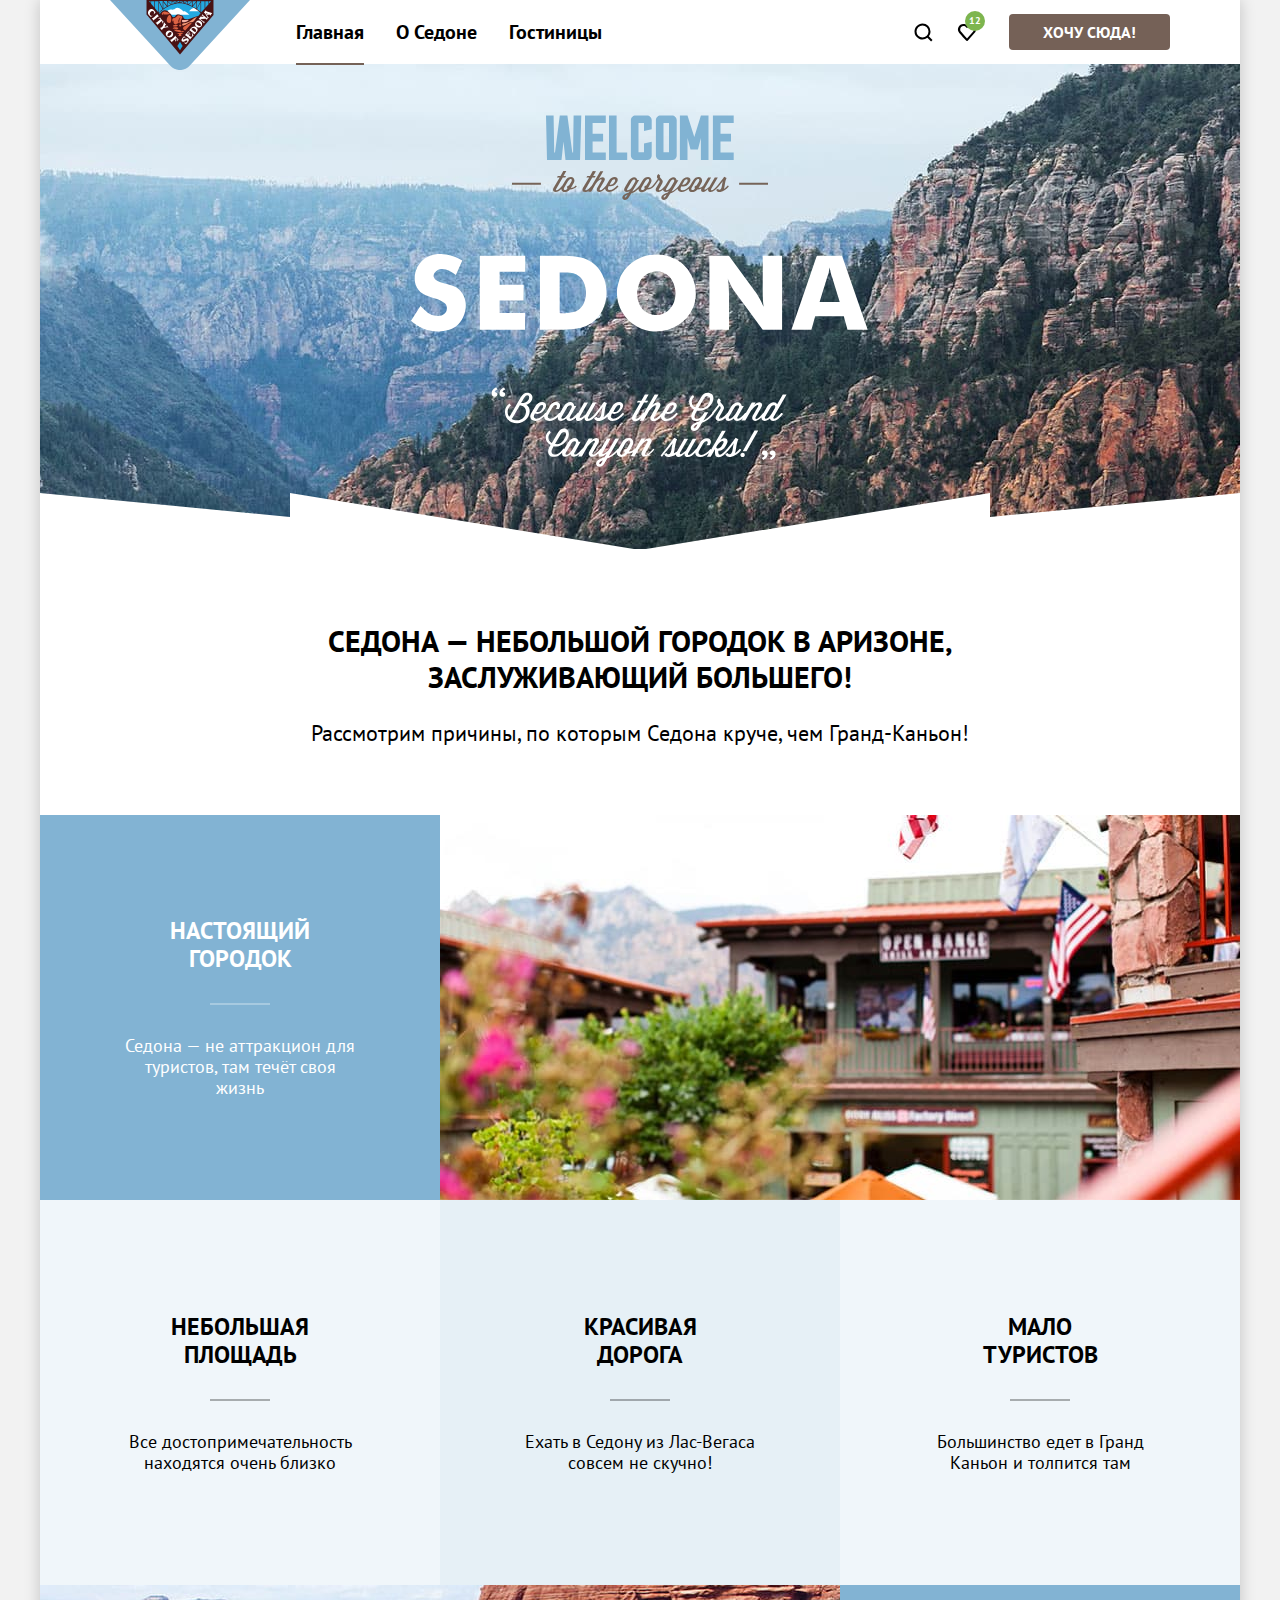
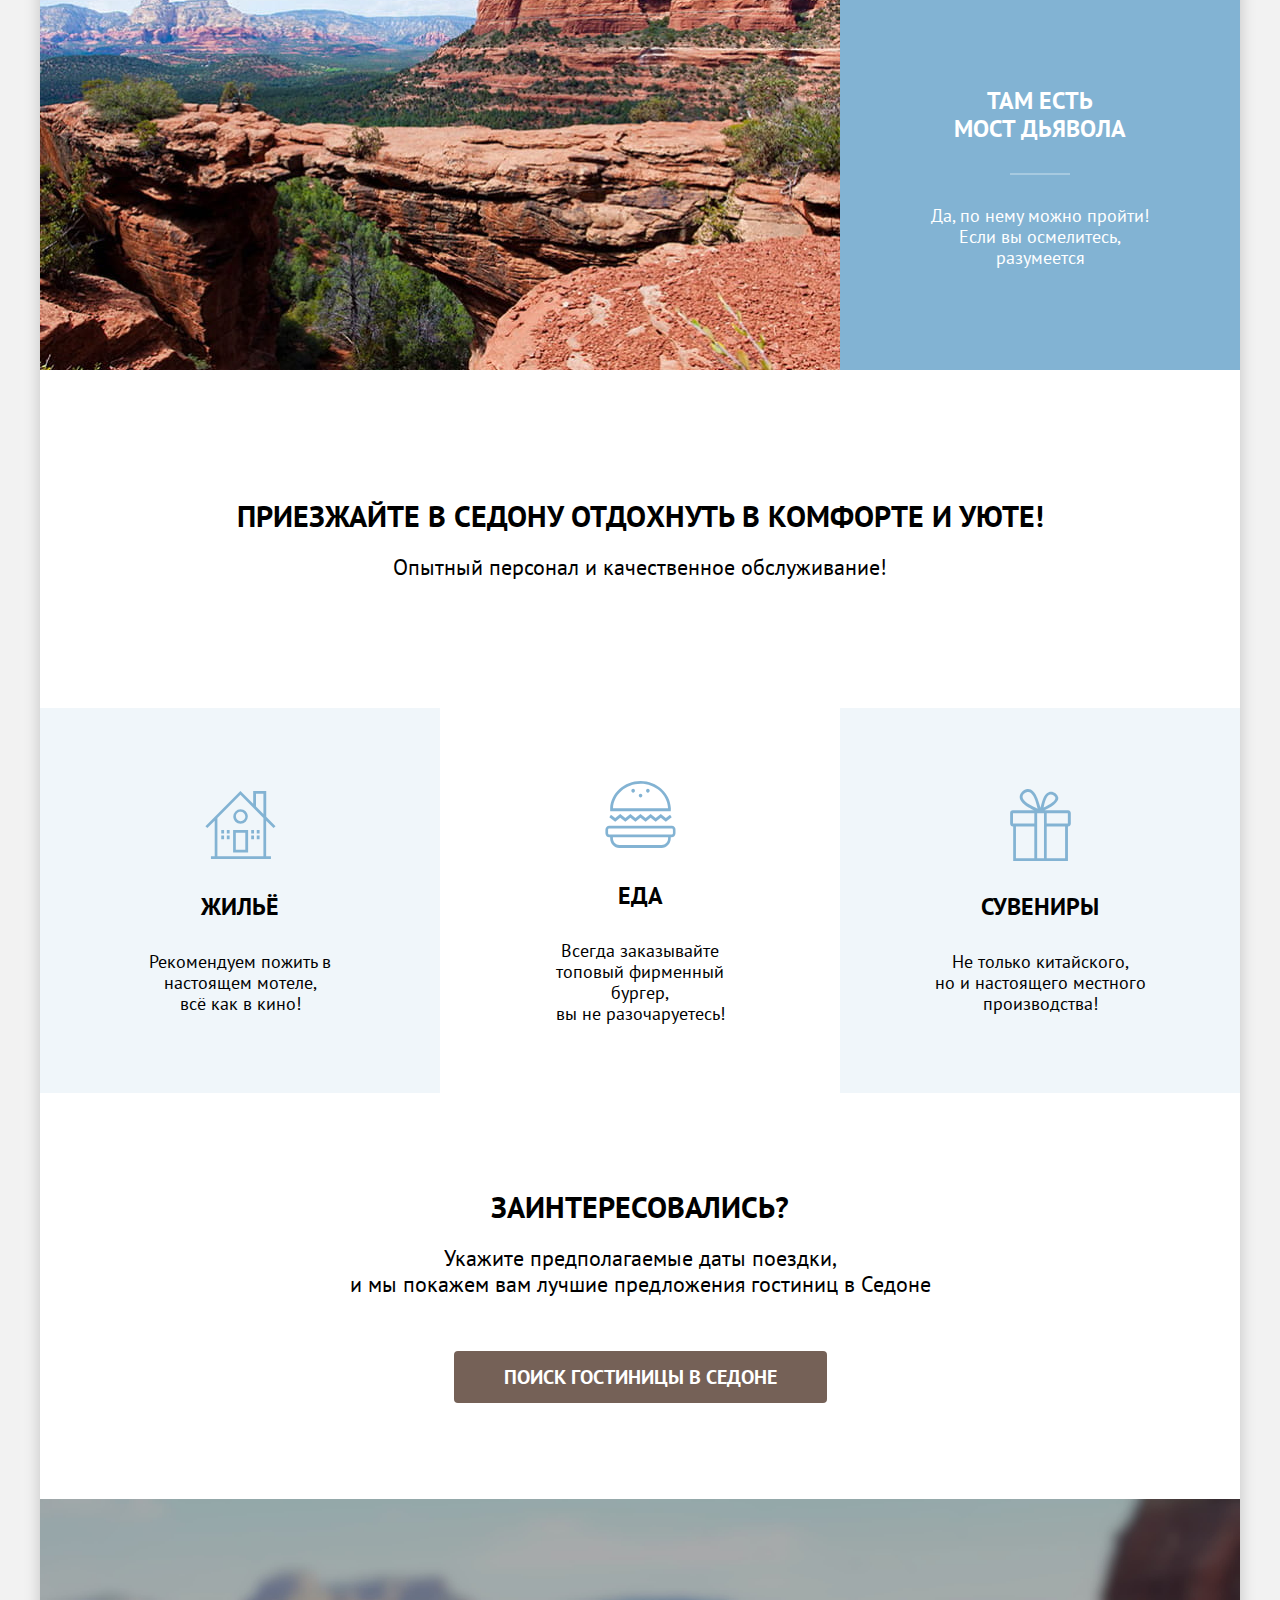
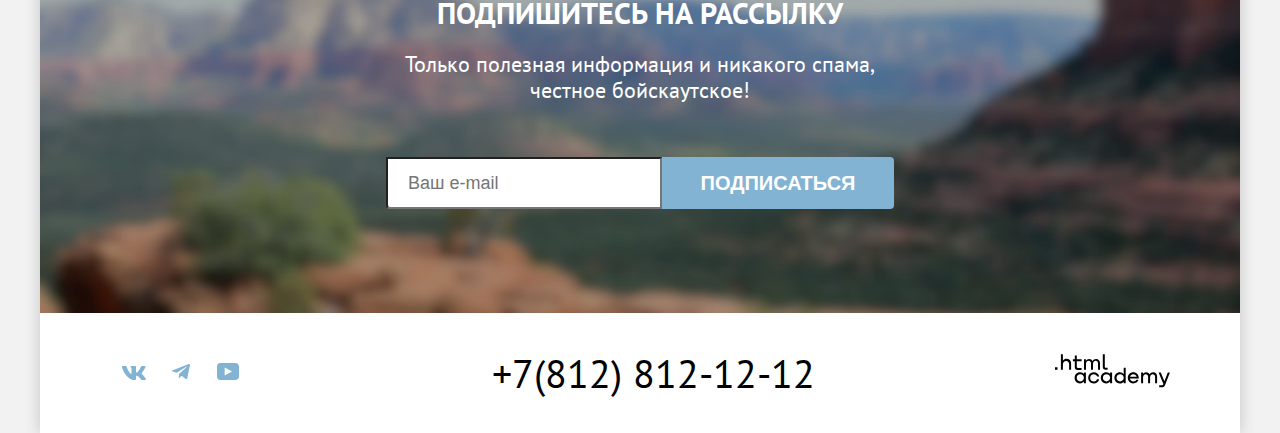
<file: index.html>
<!DOCTYPE html>
<html lang="ru">

  <head>
    <meta charset="utf-8">
    <title>HTML Academy: Седона</title>
    <link rel="stylesheet" href="styles/styles.css">
  </head>

  <body>
    <div class="main-container">
      <header class="main-header">
        <nav class="navigation">
          <a class="main-header-logo" href="index.html">
            <img class="logo" src="images/header/logo.svg" width="140" height="70" alt="Логотип Седоны.">

          </a>
          <ul class="navigation-list">
            <li class="navigation-item">
              <a class="navigation-link navigation-link-current" href="index.html">Главная</a>
            </li>
            <li class="navigation-item">
              <a class="navigation-link" href="#">О Седоне</a>
            </li>
            <li class="navigation-item">
              <a class="navigation-link" href="catalog.html">Гостиницы</a>
            </li>
          </ul>
          <div class="user-tools">
            <ul class="navigation-list navigation-user">
              <li class="navigation-item">
                <a class="navigation-link navigation-search" href="#">
                  <span class="visually-hidden">
                    Поиск
                  </span>
                </a>
              </li>
              <li class="navigation-item">
                <a class="navigation-link navigation-favorites" href="#">
                  <span class="visually-hidden">
                    Избранное
                  </span>
                  <span class="navigation-badge">12</span>
                </a>
              </li>
            </ul>
            <a class="navigation-button" href="#">Хочу сюда!</a>
          </div>
        </nav>
      </header>
      <main class="main">
        <section class="hero">
          <h1 class="visually-hidden">Седона - городок в Аризоне</h1>
          <img class="hero-img" src="images/main/welcome.svg" width="458" height="352"
            alt="Welcome to the georgeus Sedona,because the Grand Canyon sucks!">
        </section>
        <section class="advantages">
          <div class="advantages-list-title">
            <h2 class="visually-hidden">Преимущества</h2>
            <p class="lead">Седона — небольшой городок в Аризоне,<br> заслуживающий большего!</p>
            <p class="reason">Рассмотрим причины, по которым Седона круче, чем Гранд-Каньон! </p>
          </div>
          <ul class="advantages-list">
            <li class="advantages-item advantages-item-with-img">
              <div class=" advantages-item-content advantages-city">
                <h3 class="advantages-title">Настоящий<br> городок</h3>
                <div class="advantages-line"></div>
                <p class="advantages-description">Седона — не аттракцион для туристов, там течёт своя жизнь</p>
              </div>
              <img class="advantages-img" src="images/main/photo1.jpg" width="800" height="385"
                alt="Домики на фоне гор.">
            </li>

            <li class="advantages-item">
              <div class="advantages-item-content advantages-square">
                <h3 class="advantages-title">Небольшая<br> площадь</h3>
                <div class="advantages-line"></div>
                <p class="advantages-description">Все достопримечательность находятся очень близко</p>
              </div>
            </li>

            <li class="advantages-item">
              <div class="advantages-item-content advantages-road">
                <h3 class="advantages-title">Красивая<br> дорога</h3>
                <div class="advantages-line"></div>
                <p class="advantages-description">Ехать в Седону из Лас-Вегаса совсем не скучно!</p>
              </div>

            </li>

            <li class="advantages-item">
              <div class="advantages-item-content advantages-tourist">
                <h3 class="advantages-title">Мало<br> туристов</h3>
                <div class="advantages-line"></div>
                <p class="advantages-description">Большинство едет в Гранд Каньон и толпится там</p>
              </div>
            </li>

            <li class="advantages-item advantages-item-with-img advantages-item-with-img-reverse">
              <div class="advantages-item-content advantages-bridge">
                <h3 class="advantages-title">Там есть<br> мост дьявола</h3>
                <div class="advantages-line"></div>
                <p class="advantages-description">Да, по нему можно пройти! Если вы осмелитесь, разумеется</p>
              </div>
              <img class="advantages-img" src="images/main/photo2.jpg" width="800" height="385" alt="Горный каньон.">
            </li>
          </ul>
        </section>

        <section class="services">
          <h2 class="visually-hidden">Сервисы</h2>
          <div class="services-list-title">
            <p class="services-lead">Приезжайте в Седону отдохнуть в комфорте и уюте!</p>
            <p class="services-lead-text">Опытный персонал и качественное обслуживание!</p>
          </div>
          <ul class="services-list">
            <li class="services-item services-house">
              <img class="services-img" src="images/main/house.svg" width="800" height="385" alt="Домик">
              <h3 class="services-title">Жильё</h3>
              <p class="services-description">Рекомендуем пожить в настоящем мотеле,<br> всё как в кино!</p>
            </li>
            <li class="services-item services-food">
              <img class="services-img" src="images/main/hamburger.svg" width="800" height="385" alt="Гамбургер">
              <h3 class="services-title">Еда</h3>
              <p class="services-description">Всегда заказывайте топовый фирменный бургер,<br> вы не
                разочаруетесь!
              </p>
            </li>
            <li class="services-item services-souvenirs">
              <img class="services-img" src="images/main/gift.svg" width="800" height="385" alt="Сувениры">
              <h3 class="services-title">Сувениры</h3>
              <p class="services-description">Не только китайского,<br> но и настоящего местного производства!</p>
            </li>
          </ul>
        </section>
        <section class="hotel-search">
          <div class="hotel-search-block">
            <h2 class=" hotel-search-title">Заинтересовались?</h2>
            <p class="hotel-search-description">Укажите предполагаемые даты поездки,<br> и мы покажем вам лучшие
              предложения гостиниц в Седоне</p>
            <a class="hotel-search-button" href="catalog.html">Поиск гостиницы в Седоне</a>
          </div>
        </section>
        <section class="subscribe">
          <div class="subscribe-block">
            <h2 class="subscribe-title">Подпишитесь на рассылку</h2>
            <p class="subscribe-description">Только полезная информация и никакого спама,<br> честное бойскаутское!</p>
            <form class="subscribe-form" action="https://echo.htmlacademy.ru/" method="post">
              <label class="visually-hidden" for="user-email">Ваш e-mail</label>
              <input class="field" type="text" id="user-email" name="user-email" placeholder="Ваш e-mail">
              <button class="subscribe-button" type="submit">Подписаться</button>
            </form>
          </div>
        </section>
      </main>
      <footer class="page-footer">
        <ul class="footer-social-list">
          <li class="footer-social-item">
            <a class="footer-social-link footer-social-vk" href="https://vk.com/htmlacademy">
              <svg class="footer-social-icon" aria-hidden="true" focusable="false" xmlns="http://www.w3.org/2000/svg"
                width="24" height="14" viewBox="0 0 24 14">
                <path
                  d="M23.45.95c.17-.55 0-.95-.8-.95h-2.62c-.67 0-.98.35-1.14.73 0 0-1.34 3.2-3.23 5.27-.61.6-.89.8-1.22.8-.17 0-.42-.2-.42-.74V.95c0-.66-.18-.95-.74-.95H9.15c-.42 0-.67.3-.67.6 0 .61.95.76 1.05 2.5v3.8c0 .84-.16.99-.5.99-.88 0-3.05-3.21-4.33-6.89-.25-.71-.5-1-1.17-1H.9C.15 0 0 .35 0 .73c0 .68.89 4.07 4.14 8.55C6.32 12.34 9.38 14 12.15 14c1.67 0 1.88-.37 1.88-1v-2.32c0-.73.16-.88.69-.88.38 0 1.05.2 2.61 1.67C19.11 13.22 19.4 14 20.41 14h2.62c.75 0 1.13-.37.91-1.1-.24-.72-1.09-1.77-2.21-3.02-.62-.7-1.54-1.47-1.81-1.86-.4-.49-.28-.7 0-1.14 0 0 3.2-4.43 3.53-5.93Z"
                  clip-rule="evenodd" />
              </svg>
            </a>
          </li>
          <li class="footer-social-item">
            <a class="footer-social-link footer-social-tg" href="https://t.me/htmlacademy">
              <svg class="footer-social-icon" aria-hidden="true" focusable="false" xmlns="http://www.w3.org/2000/svg"
                width="18" height="16" viewBox="0 0 18 16">
                <path
                  d="M16.79.1.84 6.25c-1.09.43-1.08 1.04-.2 1.31l4.1 1.28 9.47-5.98c.44-.27.85-.12.52.18L7.05 9.96l-.28 4.22c.41 0 .6-.19.83-.41l1.99-1.93 4.13 3.05c.77.42 1.31.2 1.5-.7l2.72-12.8c.28-1.12-.43-1.62-1.16-1.3Z" />
              </svg>
            </a>
          </li>
          <li class="footer-social-item">
            <a class="footer-social-link footer-social-yt" href="https://www.youtube.com/user/htmlacademyru">
              <svg class="footer-social-icon" aria-hidden="true" focusable="false" xmlns="http://www.w3.org/2000/svg"
                width="22" height="17" viewBox="0 0 22 17">
                <path
                  d="M18.6 0H3.18C1.31 0 0 1.6 0 3.4v10.1C0 15.4 1.31 17 3.17 17h15.66c1.64 0 3.17-1.6 3.17-3.4V3.4C21.78 1.6 20.47 0 18.6 0ZM7.67 12.54V4.46L15 8.5l-7.33 4.04Z" />
              </svg>
            </a>
          </li>
        </ul>
        <a class="contact-phone" href="tel:+78128121212">+7(812) 812-12-12</a>
        <a class="logo-htmlacademy" href="https://htmlacademy.ru/">
          <svg class="footer-logo-icon" aria-hidden="true" focusable="false" xmlns="http://www.w3.org/2000/svg"
            width="115" height="34" viewBox="0 0 115 34">
            <path
              d="M0 13.26v2.6h2.5v-2.6H0ZM11.6 4.86c-1.6 0-2.8.7-3.6 1.7h-.1V.36h-2v15.5h2v-5.3c0-2.1 1.3-3.6 3.3-3.6 1.8 0 2.9 1.4 2.9 3.2v5.7h2v-6.1c.1-3-1.8-4.9-4.5-4.9ZM26.6 5.16h-4.8v-3.7h-2v3.8h-1.9v2h1.9v6c0 1.7 1 2.7 2.7 2.7h4.1v-2h-3.7c-.7 0-1.1-.4-1.1-1.1v-5.7h4.8v-2ZM41.1 4.96c-1.6 0-2.9.8-3.5 2.1h-.1c-.6-1.2-1.8-2.1-3.4-2.1-1.4 0-2.5.8-3.1 1.8h-.1v-1.6H29v10.6h2v-5.4c0-2 1-3.5 2.6-3.5 1.5 0 2.4 1 2.4 2.6v6.3h2v-5.6c0-2.4 1.4-3.3 2.6-3.3 1.5 0 2.4 1 2.4 2.6v6.3h2v-6.5c.1-2.5-1.4-4.3-3.9-4.3ZM47.8 13.06c0 1.7 1 2.7 2.8 2.7h2v-2h-1.7c-.7 0-1.1-.4-1.1-1.1V.36h-2v12.7ZM28.9 20.06c-.9-1.1-2.2-1.8-3.9-1.8-3.1 0-5.4 2.3-5.4 5.6s2.3 5.6 5.4 5.6c1.8 0 3-.8 3.8-1.9h.1v1.6h2v-10.6h-2v1.5Zm-3.6 7.4c-2.2 0-3.6-1.6-3.6-3.6s1.4-3.6 3.6-3.6 3.6 1.6 3.6 3.6c0 1.9-1.4 3.6-3.6 3.6ZM44.2 22.36c-.5-2.4-2.6-4.1-5.4-4.1a5.4 5.4 0 0 0-5.6 5.6c0 3.1 2.2 5.6 5.6 5.6 2.8 0 4.9-1.8 5.4-4.2h-2.1a3.4 3.4 0 0 1-3.3 2.3c-2.2 0-3.6-1.6-3.6-3.6s1.4-3.6 3.6-3.6c1.6 0 2.8 1 3.3 2.2h2.1v-.2ZM55.1 20.06c-.9-1.1-2.2-1.8-3.9-1.8-3.1 0-5.4 2.3-5.4 5.6s2.3 5.6 5.4 5.6c1.8 0 3-.8 3.8-1.9h.1v1.6h2v-10.6h-2v1.5Zm-3.6 7.4c-2.2 0-3.6-1.6-3.6-3.6s1.4-3.6 3.6-3.6 3.6 1.6 3.6 3.6c0 1.9-1.5 3.6-3.6 3.6ZM68.7 20.16c-.9-1.1-2.2-1.9-3.9-1.9-3.1 0-5.4 2.3-5.4 5.6s2.2 5.6 5.4 5.6c1.7 0 3-.8 3.8-1.8h.1v1.5h2v-15.4h-2v6.4Zm-3.6 7.3c-2.2 0-3.6-1.6-3.6-3.6s1.4-3.6 3.6-3.6 3.6 1.6 3.6 3.6c-.1 2-1.5 3.6-3.6 3.6ZM78.3 18.26c-3.3 0-5.5 2.5-5.5 5.6 0 3 2.1 5.6 5.5 5.6 2.5 0 4.5-1.3 5.2-3.6h-2.1c-.5 1-1.6 1.6-3 1.6-1.9 0-3.3-1.3-3.4-2.9h8.8c.2-3.6-2-6.3-5.5-6.3Zm0 1.9c1.7 0 3 1 3.3 2.6h-6.5c.3-1.5 1.5-2.6 3.2-2.6ZM98.2 18.26c-1.6 0-2.9.8-3.6 2h-.1c-.6-1.2-1.8-2-3.4-2-1.4 0-2.5.7-3.1 1.8v-1.5h-1.9v10.6h2v-5.4c0-2 1-3.4 2.6-3.5 1.5 0 2.4 1 2.4 2.6v6.3h2v-5.6c0-2.4 1.4-3.3 2.6-3.3 1.5 0 2.4 1 2.4 2.6v6.3h2v-6.5c.1-2.6-1.4-4.4-3.9-4.4ZM109.4 27.36l-3.6-8.9h-2.2l4.8 11.6c-.3.9-.7 1.2-1.7 1.2h-2.5v2h2.5c1.8 0 2.8-.8 3.5-2.6l4.7-12.2h-2.1l-3.4 8.9Z" />
          </svg>
        </a>
      </footer>
    </div>
  </body>

</html>
</file>
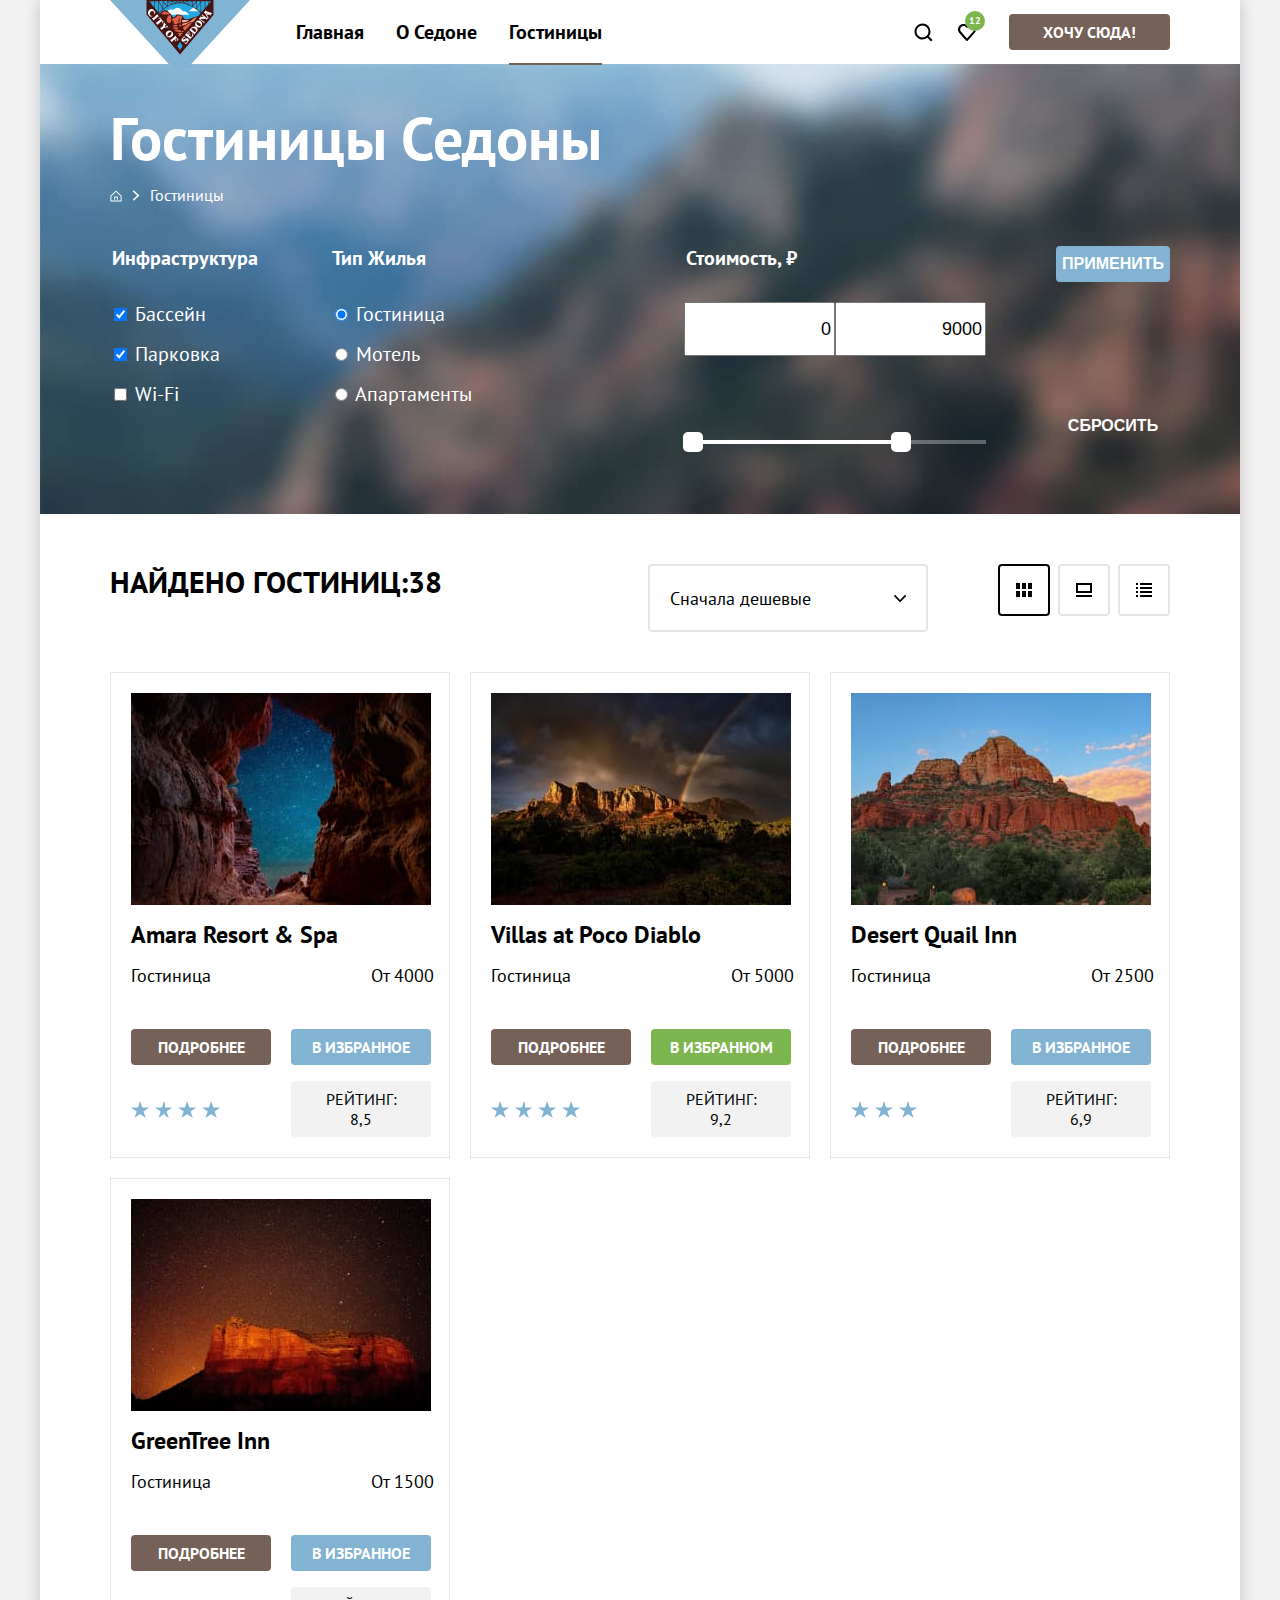
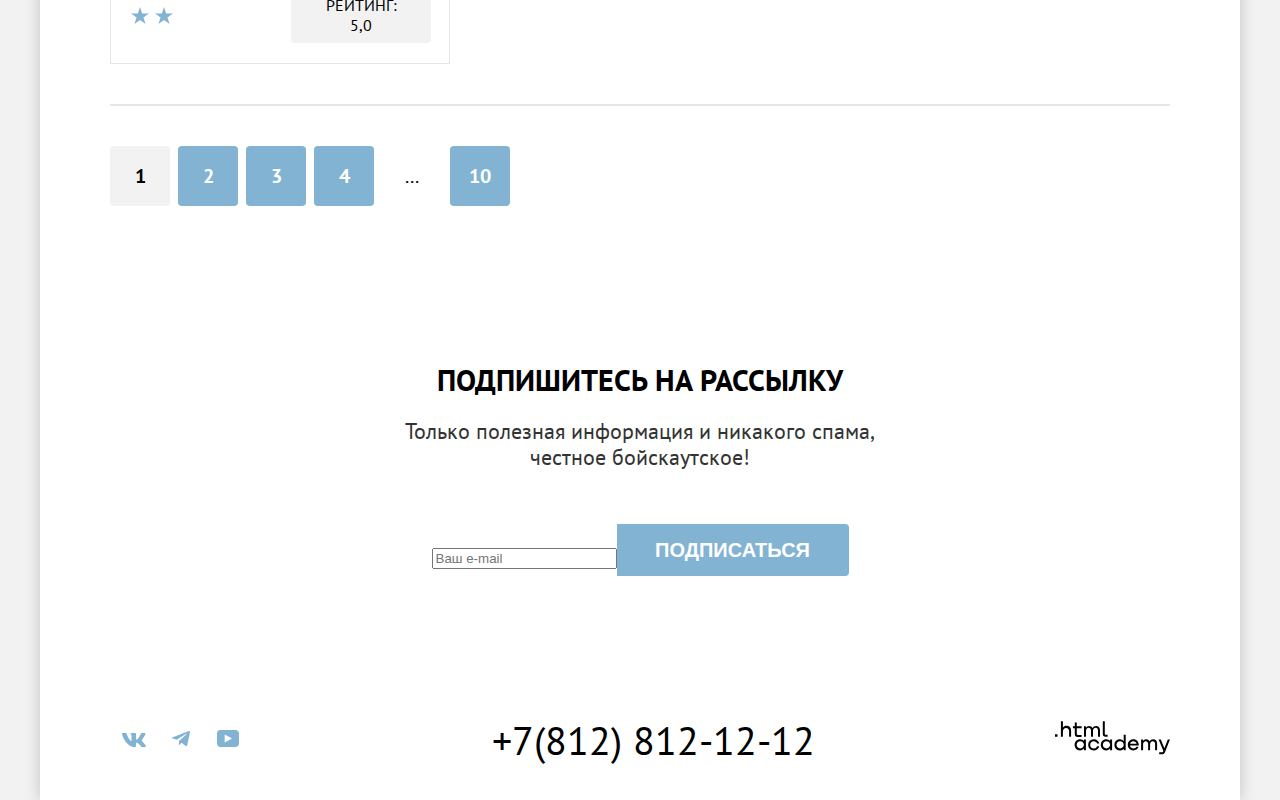
<file: catalog.html>
<!DOCTYPE html>
<html lang="ru">

  <head>
    <meta charset="utf-8">
    <title>Каталог</title>
    <link rel="stylesheet" href="styles/styles.css">
  </head>

  <body>
    <div class="main-container">
      <header class="main-header">
        <nav class="navigation">
          <a class="main-header-logo" href="index.html">
            <img class="logo" src="images/header/logo.svg" width="140" height="70" alt="Логотип Седоны.">
          </a>
          <ul class="navigation-list">
            <li class="navigation-item">
              <a class="navigation-link" href="index.html">Главная</a>
            </li>
            <li class="navigation-item">
              <a class="navigation-link" href="#">О Седоне</a>
            </li>
            <li class="navigation-item">
              <a class="navigation-link navigation-link-current" href="catalog.html">Гостиницы</a>
            </li>
          </ul>
          <div class="user-tools">
            <ul class="navigation-list navigation-user">
              <li class="navigation-item">
                <a class="navigation-link navigation-search" href="#">
                  <span class="visually-hidden">
                    Поиск
                  </span>
                </a>
              </li>
              <li class="navigation-item">
                <a class="navigation-link navigation-favorites" href="#">
                  <span class="visually-hidden">
                    Избранное
                  </span>
                  <span class="navigation-badge">12</span>
                </a>
              </li>
            </ul>
            <a class="navigation-button" href="#">Хочу сюда!</a>
          </div>
        </nav>
      </header>
      <main class="main">
        <header class="inner-header">
          <h1 class="inner-header-title">Гостиницы Седоны</h1>
          <ol class="breadcrumbs">
            <li class="breadcrumbs-item">
              <a class="breadcrumbs-link breadcrumbs-link-home" href="index.html">
                <span class="visually-hidden">Главная</span>
              </a>
            </li>
            <li class="breadcrumbs-item">
              <a class="breadcrumbs-link" href="catalog.html">Гостиницы</a>
            </li>
          </ol>
          <section class="filter">
            <h2 class="visually-hidden" hidden>Список фильтров</h2>
            <form class="filters" action="https://echo.htmlacademy.ru/" method="post">
              <fieldset class="catalog-filter-group">
                <legend class="catalog-filter-title">Инфраструктура</legend>
                <ul class="infra-filter-list">
                  <li class="infra-filter-item">
                    <label class="control">
                      <input class="control-input" type="checkbox" name="pool" checked>
                      Бассейн
                    </label>
                  </li>
                  <li class="infra-filter-item">
                    <label class="control">
                      <input class="control-input" type="checkbox" name="parking" checked>
                      Парковка
                    </label>
                  </li>
                  <li class="infra-filter-item">
                    <label class="control">
                      <input class="control-input" type="checkbox" name="wifi">
                      Wi-Fi
                    </label>
                  </li>
                </ul>
              </fieldset>
              <fieldset class="catalog-filter-group">
                <legend class="catalog-filter-title">Тип жилья</legend>
                <ul class="infra-filter-list">
                  <li class="infra-filter-item">
                    <label class="control">
                      <input class="control-input" type="radio" name="housing-type" value="hotel" checked>
                      Гостиница
                    </label>
                  </li>
                  <li class="infra-filter-item">
                    <label class="control">
                      <input class="control-input" type="radio" name="housing-type" value="motel">
                      Мотель
                    </label>
                  </li>
                  <li class="infra-filter-item">
                    <label class="control">
                      <input class="control-input" type="radio" name="housing-type" value="apartments">
                      Апартаменты
                    </label>
                  </li>
                </ul>
              </fieldset>

              <fieldset class="catalog-filter-group catalog-filter-group-aside">
                <legend class="catalog-filter-title">Стоимость, <span>₽</span></legend>
                <div class="range-inputs">
                  <input class="price" type="text" value="0" name="min-price" placeholder="от">
                  <input class="price" type="text" value="9000" name="max-price" placeholder="до">
                </div>
                <div class="range-scale">
                  <div class="range-bar" style="width: 226px">
                    <button type="button" class="range-toggle toggle-min">
                      <span class="visually-hidden">Изменить минимальную цену.</span>
                    </button>
                    <button type="button" class="range-toggle toggle-max">
                      <span class="visually-hidden">Изменить максимальную цену.</span>
                    </button>
                  </div>
                </div>

              </fieldset>
              <div class="buttons">
                <button class="submit-button" type="submit">Применить</button>
                <button class="reset-button" type="reset">Сбросить</button>
              </div>
            </form>
          </section>
        </header>
        <section class="catalog">
          <div class="sorting-container">
            <h2 class="catalog-title">Найдено гостиниц:38</h2>
            <div class="sort-view-contanier">
              <select class="select-control" aria-label="Сортировка.">
                <option value="cheap">Сначала дешевые</option>
                <option value="expensive">Сначала дорогие</option>
                <option value="popular">Сначала популярные</option>
              </select>
              <div class="view-type">
                <a href="#" class="cards-button-current">
                  <span class="visually-hidden">Показать карточки</span>
                  <svg aria-hidden="true" focusable="false" xmlns="http://www.w3.org/2000/svg" width="16" height="14"
                    fill="none" viewBox="0 0 16 14">
                    <g fill="#000" clip-path="url(#a)">
                      <path d="M4 0H0v6h4V0ZM16 0h-4v6h4V0ZM10 0H6v6h4V0ZM4 8H0v6h4V8ZM16 8h-4v6h4V8ZM10 8H6v6h4V8Z" />
                    </g>
                    <defs>
                      <clipPath id="a">
                        <path fill="#fff" d="M0 0h16v14H0z" />
                      </clipPath>
                    </defs>
                  </svg>
                </a>
                <a href="#" class="gallery-button">
                  <span class="visually-hidden">Показать галерею</span>
                  <svg aria-hidden="true" focusable="false" xmlns="http://www.w3.org/2000/svg" width="16" height="14"
                    fill="none" viewBox="0 0 16 14">
                    <path fill="#000" d="M16 12H0v2h16v-2ZM14 2v6H2V2h12Zm2-2H0v10h16V0Z" />
                  </svg>
                </a>
                <a href="#" class="list-button">
                  <span class="visually-hidden">Показать список</span>
                  <svg aria-hidden="true" focusable="false" xmlns="http://www.w3.org/2000/svg" width="16" height="14"
                    fill="none" viewBox="0 0 16 14">
                    <path fill="#000"
                      d="M2 0H0v2h2V0ZM16 0H4v2h12V0ZM2 4H0v2h2V4ZM16 4H4v2h12V4ZM2 8H0v2h2V8ZM16 8H4v2h12V8ZM2 12H0v2h2v-2ZM16 12H4v2h12v-2Z" />
                  </svg>
                </a>
              </div>
            </div>
          </div>
          <ul class="product-list">
            <li class="product-card">
              <a class="product-card-link" href="#">
                <img class="product-card-image" src="images/catalog/hotel-1.jpg" width="300" height="212"
                  alt="Вид из пещеры на звездное небо.">
                <h3 class="product-card-title">Amara Resort & Spa</h3>
              </a>
              <span class="type">Гостиница</span>
              <span class="price">От 4000</span>
              <a class="product-card-button button-more" href="#">Подробнее</a>
              <a class="product-card-button button-favorites" href="#">В избранное</a>
              <div class="stars star-4"></div>
              <span class="rating-number">рейтинг: 8,5</span>
            </li>
            <li class="product-card">
              <a class="product-card-link" href="#">
                <img class="product-card-image" src="images/catalog/hotel-2.jpg" width="300" height="212"
                  alt="Горный массив на фоне неба после грозы с радугой.">
                <h3 class="product-card-title">Villas at Poco Diablo</h3>
              </a>
              <span class="type">Гостиница</span>
              <span class="price">От 5000</span>
              <a class="product-card-button button-more" href="#">Подробнее</a>
              <a class="product-card-button button-favorites-current" href="#">В избранном</a>
              <div class="stars star-4"></div>
              <span class="rating-number">рейтинг: 9,2</span>
            </li>
            <li class="product-card">
              <a class="product-card-link" href="#">
                <img class="product-card-image" src="images/catalog/hotel-3.jpg" width="300" height="212"
                  alt="Горный массив на фоне ясного неба.">
                <h3 class="product-card-title">Desert Quail Inn</h3>
              </a>
              <span class="type">Гостиница</span>
              <span class="price">От 2500</span>
              <a class="product-card-button button-more" href="#">Подробнее</a>
              <a class="product-card-button button-favorites" href="#">В избранное</a>
              <div class="stars star-3"></div>
              <span class="rating-number">рейтинг: 6,9</span>
            </li>
            <li class="product-card">
              <a class="product-card-link" href="#">
                <img class="product-card-image" src="images/catalog/hotel-4.jpg" width="300" height="212"
                  alt="Горный массив на фоне звездного неба.">
                <h3 class="product-card-title">GreenTree Inn</h3>
              </a>
              <span class="type">Гостиница</span>
              <span class="price">От 1500</span>
              <a class="product-card-button button-more" href="#">Подробнее</a>
              <a class="product-card-button button-favorites" href="#">В избранное</a>
              <div class="stars star-2"></div>
              <span class="rating-number">рейтинг: 5,0</span>
            </li>
          </ul>
          <div class="pagination-contanier">
            <ul class="pagination">
              <li class="pagination-item">
                <a class="pagination-link pagination-current">1</a>
              </li>
              <li class="pagination-item">
                <a class="pagination-link" href="#">2</a>
              </li>
              <li class="pagination-item">
                <a class="pagination-link" href="#">3</a>
              </li>
              <li class="pagination-item">
                <a class="pagination-link" href="#">4</a>
              </li>
              <li class="pagination-item pagination-disabled">
                ...
              </li>
              <li class="pagination-item">
                <a class="pagination-link" href="#">10</a>
              </li>
            </ul>
          </div>
        </section>
        <section class="subscribe subscribe-no-bg">
          <h2 class="subscribe-title">Подпишитесь на рассылку</h2>
          <p class="subscribe-description">Только полезная информация и никакого спама,<br>честное бойскаутское!</p>
          <form class="subscribe-form" action="https://echo.htmlacademy.ru/" method="post">
            <p class="subscribe-form-name">
              <label class="visually-hidden" for="user-email">Ваш e-mail</label>
              <input type="text" id="user-email" name="user-email" placeholder="Ваш e-mail">
            </p>
            <button class="subscribe-button" type="submit">Подписаться</button>
          </form>
        </section>
      </main>
      <footer class="page-footer">
        <ul class="footer-social-list">
          <li class="footer-social-item">
            <a class="footer-social-link footer-social-vk" href="https://vk.com/htmlacademy">
              <svg class="footer-social-icon" aria-hidden="true" focusable="false" xmlns="http://www.w3.org/2000/svg"
                width="24" height="14" viewBox="0 0 24 14">
                <path
                  d="M23.45.95c.17-.55 0-.95-.8-.95h-2.62c-.67 0-.98.35-1.14.73 0 0-1.34 3.2-3.23 5.27-.61.6-.89.8-1.22.8-.17 0-.42-.2-.42-.74V.95c0-.66-.18-.95-.74-.95H9.15c-.42 0-.67.3-.67.6 0 .61.95.76 1.05 2.5v3.8c0 .84-.16.99-.5.99-.88 0-3.05-3.21-4.33-6.89-.25-.71-.5-1-1.17-1H.9C.15 0 0 .35 0 .73c0 .68.89 4.07 4.14 8.55C6.32 12.34 9.38 14 12.15 14c1.67 0 1.88-.37 1.88-1v-2.32c0-.73.16-.88.69-.88.38 0 1.05.2 2.61 1.67C19.11 13.22 19.4 14 20.41 14h2.62c.75 0 1.13-.37.91-1.1-.24-.72-1.09-1.77-2.21-3.02-.62-.7-1.54-1.47-1.81-1.86-.4-.49-.28-.7 0-1.14 0 0 3.2-4.43 3.53-5.93Z"
                  clip-rule="evenodd" />
              </svg>
            </a>
          </li>
          <li class="footer-social-item">
            <a class="footer-social-link footer-social-tg" href="https://t.me/htmlacademy">
              <svg class="footer-social-icon" aria-hidden="true" focusable="false" xmlns="http://www.w3.org/2000/svg"
                width="18" height="16" viewBox="0 0 18 16">
                <path
                  d="M16.79.1.84 6.25c-1.09.43-1.08 1.04-.2 1.31l4.1 1.28 9.47-5.98c.44-.27.85-.12.52.18L7.05 9.96l-.28 4.22c.41 0 .6-.19.83-.41l1.99-1.93 4.13 3.05c.77.42 1.31.2 1.5-.7l2.72-12.8c.28-1.12-.43-1.62-1.16-1.3Z" />
              </svg>
            </a>
          </li>
          <li class="footer-social-item">
            <a class="footer-social-link footer-social-yt" href="https://www.youtube.com/user/htmlacademyru">
              <svg class="footer-social-icon" aria-hidden="true" focusable="false" xmlns="http://www.w3.org/2000/svg"
                width="22" height="17" viewBox="0 0 22 17">
                <path
                  d="M18.6 0H3.18C1.31 0 0 1.6 0 3.4v10.1C0 15.4 1.31 17 3.17 17h15.66c1.64 0 3.17-1.6 3.17-3.4V3.4C21.78 1.6 20.47 0 18.6 0ZM7.67 12.54V4.46L15 8.5l-7.33 4.04Z" />
              </svg>
            </a>
          </li>
        </ul>
        <a class="contact-phone" href="tel:+78128121212">+7(812) 812-12-12</a>
        <a class="logo-htmlacademy" href="https://htmlacademy.ru/">
          <svg class="footer-logo-icon" aria-hidden="true" focusable="false" xmlns="http://www.w3.org/2000/svg"
            width="115" height="34" viewBox="0 0 115 34">
            <path
              d="M0 13.26v2.6h2.5v-2.6H0ZM11.6 4.86c-1.6 0-2.8.7-3.6 1.7h-.1V.36h-2v15.5h2v-5.3c0-2.1 1.3-3.6 3.3-3.6 1.8 0 2.9 1.4 2.9 3.2v5.7h2v-6.1c.1-3-1.8-4.9-4.5-4.9ZM26.6 5.16h-4.8v-3.7h-2v3.8h-1.9v2h1.9v6c0 1.7 1 2.7 2.7 2.7h4.1v-2h-3.7c-.7 0-1.1-.4-1.1-1.1v-5.7h4.8v-2ZM41.1 4.96c-1.6 0-2.9.8-3.5 2.1h-.1c-.6-1.2-1.8-2.1-3.4-2.1-1.4 0-2.5.8-3.1 1.8h-.1v-1.6H29v10.6h2v-5.4c0-2 1-3.5 2.6-3.5 1.5 0 2.4 1 2.4 2.6v6.3h2v-5.6c0-2.4 1.4-3.3 2.6-3.3 1.5 0 2.4 1 2.4 2.6v6.3h2v-6.5c.1-2.5-1.4-4.3-3.9-4.3ZM47.8 13.06c0 1.7 1 2.7 2.8 2.7h2v-2h-1.7c-.7 0-1.1-.4-1.1-1.1V.36h-2v12.7ZM28.9 20.06c-.9-1.1-2.2-1.8-3.9-1.8-3.1 0-5.4 2.3-5.4 5.6s2.3 5.6 5.4 5.6c1.8 0 3-.8 3.8-1.9h.1v1.6h2v-10.6h-2v1.5Zm-3.6 7.4c-2.2 0-3.6-1.6-3.6-3.6s1.4-3.6 3.6-3.6 3.6 1.6 3.6 3.6c0 1.9-1.4 3.6-3.6 3.6ZM44.2 22.36c-.5-2.4-2.6-4.1-5.4-4.1a5.4 5.4 0 0 0-5.6 5.6c0 3.1 2.2 5.6 5.6 5.6 2.8 0 4.9-1.8 5.4-4.2h-2.1a3.4 3.4 0 0 1-3.3 2.3c-2.2 0-3.6-1.6-3.6-3.6s1.4-3.6 3.6-3.6c1.6 0 2.8 1 3.3 2.2h2.1v-.2ZM55.1 20.06c-.9-1.1-2.2-1.8-3.9-1.8-3.1 0-5.4 2.3-5.4 5.6s2.3 5.6 5.4 5.6c1.8 0 3-.8 3.8-1.9h.1v1.6h2v-10.6h-2v1.5Zm-3.6 7.4c-2.2 0-3.6-1.6-3.6-3.6s1.4-3.6 3.6-3.6 3.6 1.6 3.6 3.6c0 1.9-1.5 3.6-3.6 3.6ZM68.7 20.16c-.9-1.1-2.2-1.9-3.9-1.9-3.1 0-5.4 2.3-5.4 5.6s2.2 5.6 5.4 5.6c1.7 0 3-.8 3.8-1.8h.1v1.5h2v-15.4h-2v6.4Zm-3.6 7.3c-2.2 0-3.6-1.6-3.6-3.6s1.4-3.6 3.6-3.6 3.6 1.6 3.6 3.6c-.1 2-1.5 3.6-3.6 3.6ZM78.3 18.26c-3.3 0-5.5 2.5-5.5 5.6 0 3 2.1 5.6 5.5 5.6 2.5 0 4.5-1.3 5.2-3.6h-2.1c-.5 1-1.6 1.6-3 1.6-1.9 0-3.3-1.3-3.4-2.9h8.8c.2-3.6-2-6.3-5.5-6.3Zm0 1.9c1.7 0 3 1 3.3 2.6h-6.5c.3-1.5 1.5-2.6 3.2-2.6ZM98.2 18.26c-1.6 0-2.9.8-3.6 2h-.1c-.6-1.2-1.8-2-3.4-2-1.4 0-2.5.7-3.1 1.8v-1.5h-1.9v10.6h2v-5.4c0-2 1-3.4 2.6-3.5 1.5 0 2.4 1 2.4 2.6v6.3h2v-5.6c0-2.4 1.4-3.3 2.6-3.3 1.5 0 2.4 1 2.4 2.6v6.3h2v-6.5c.1-2.6-1.4-4.4-3.9-4.4ZM109.4 27.36l-3.6-8.9h-2.2l4.8 11.6c-.3.9-.7 1.2-1.7 1.2h-2.5v2h2.5c1.8 0 2.8-.8 3.5-2.6l4.7-12.2h-2.1l-3.4 8.9Z" />
          </svg>
        </a>

      </footer>
    </div>
  </body>

</html>
</file>
<file: styles/styles.css>
@font-face {
  font-family: "PT Sans";
  font-style: normal;
  font-weight: 400;
  src: url("../fonts/ptsans-400.woff2") format("woff2");
  font-display: swap;
}

@font-face {
  font-family: "PT Sans";
  font-style: normal;
  font-weight: 700;
  src: url("../fonts/ptsans-700.woff2") format("woff2");
  font-display: swap;
}

html {
  height: 100%;
}

body {
  font-family: "PT Sans", sans-serif;
  font-size: 20px;
  line-height: 24px;
  font-weight: 400;
  color: #000000;
  background-color: #f2f2f2;
  margin: 0;
  min-height: 100%;
  display: flex;
  flex-direction: column;
}

img {
  max-width: 100%;
  height: auto;
  object-fit: contain;
}

.visually-hidden {
  position: absolute;
  width: 1px;
  height: 1px;
  margin: -1px;
  padding: 0;
  border: 0;
  clip: rect(0 0 0 0);
  overflow: hidden;
}

.main-container {
  margin: 0 auto;
  width: 1200px;
  background-color: #ffffff;
  display: flex;
  flex-direction: column;
  min-height: 100%;
  flex-grow: 1;
  box-shadow: 0 0 15px 0 #00000033;
}

/* Навигация */

.navigation {
  display: flex;
}

.main-header-logo {
  z-index: 1;
  position: relative;
  margin-bottom: -6px;
}

.logo {
  display: block;
  margin-left: 70px;
  margin-right: 30px;
  width: 140px;
}

.navigation-list {
  margin: 0;
  padding: 0;
  list-style-type: none;
  display: flex;
  flex-wrap: wrap;
}


.navigation-link {
  display: block;
  padding: 20px 16px;
  font-weight: 700;
  text-align: center;
  color: inherit;
  text-decoration: none;
  position: relative;
}

.navigation-link-current::before {
  position: absolute;
  right: 16px;
  bottom: -1px;
  left: 16px;
  height: 2px;
  background-color: #756257;
  z-index: 1;
  content: "";
}

.user-tools {
  display: flex;
  align-items: center;
  margin-left: auto;
  margin-right: 70px;
}


.navigation-user {
  display: flex;
  flex-wrap: wrap;
}

.navigation-user .navigation-link {
  width: 44px;
  padding: 0;
  height: 64px;
}

.navigation-search {
  background-image: url("../images/header/search.svg");
  background-repeat: no-repeat;
  background-position: center;
}

.navigation-favorites {
  background-image: url("../images/header/heart.svg");
  background-repeat: no-repeat;
  background-position: center;
  position: relative;
}

.navigation-button {
  height: 36px;
  padding: 0 34px;
  margin: 0 auto;
  margin-left: 20px;
  border-radius: 4px;
  font-size: 16px;
  font-weight: 700;
  line-height: 20px;
  text-align: center;
  color: #ffffff;
  text-decoration: none;
  text-transform: uppercase;
  background: #756157;
  display: flex;
  align-items: center;
  justify-content: center;
}

.navigation-button:hover {
  background-color: #615048;
}

.navigation-button:focus {
  background-color: #615048;
}

.navigation-button:active {
  background-color: #756157;
  color: #ffffff4d;
}

.navigation-button:disabled {
  background-color: #e5e5e5;
}

.navigation-badge {
  display: flex;
  position: absolute;
  top: 11px;
  right: 4px;
  width: 20px;
  height: 20px;
  color: #ffffff;
  background-color: #7db54f;
  justify-content: center;
  align-items: center;
  font-size: 10px;
  line-height: 10px;
  border-radius: 50%;
}

/* Главная страница */
.main {
  flex-grow: 1;
}

.hero {
  background-image: url("../images/main/hero-background.jpg");
  background-size: 100% auto;
  background-repeat: no-repeat;
  text-align: center;
  padding-top: 51px;
  padding-bottom: 82px;
  position: relative;
}

.hero::before {
  position: absolute;
  bottom: 4px;
  left: 0;
  right: 0;
  z-index: 1;
  content: " ";
  background-image: url("../images/main/hero-divider.svg");
  height: 57px;
  width: 100%;
}



/* Преимущества */

.advantages {
  text-align: center;

}

.advantages-list-title {
  display: flex;
  padding: 69px 0;
  flex-direction: column;
  justify-content: center;
  align-items: center;
}

.lead {
  font-size: 30px;
  font-weight: 700;
  line-height: 36px;
  text-transform: uppercase;
  margin-bottom: 25px;
  margin-top: 0;
}

.reason {
  font-size: 22px;
  line-height: 26px;
  margin: 0;
}

.advantages-list {
  display: grid;
  grid-template-columns: repeat(3, 400px);
  margin: 0;
  padding: 0;
  list-style-type: none;
}

.advantages-item-with-img {
  grid-column: 1/-1;
  display: flex;
}

.advantages-item-content {
  height: 385px;
  display: flex;
  flex-direction: column;
  align-items: center;
  justify-content: center;
  gap: 30px;
  padding: 0 84px;
}

.advantages-title {
  font-size: 24px;
  font-weight: 700;
  line-height: 28px;
  text-transform: uppercase;
  margin: 0;
}

.advantages-description {
  font-size: 18px;
  line-height: 21px;
  margin: 0;
}

.advantages-city,
.advantages-bridge {
  background-color: #82b3d3;
  color: #ffffff;
}

.advantages-square,
.advantages-tourist {
  background-color: rgba(131, 179, 211, 0.12);
}

.advantages-road {
  background-color: rgba(131, 179, 211, 0.20);
}


.advantages-line {
  height: 2px;
  width: 60px;
  background-color: #0000004d;
}

.advantages-city .advantages-line,
.advantages-bridge .advantages-line {
  background-color: #ffffff4d;
}

.advantages-item-with-img-reverse {
  flex-direction: row-reverse;
}

/* Сервисы */
.services {
  text-align: center;
}

.services-list-title {
  display: flex;
  padding: 64px 0;
  flex-direction: column;
  justify-content: center;
  align-items: center;
}

.services-lead {
  font-size: 30px;
  font-weight: 700;
  line-height: 36px;
  text-transform: uppercase;
  margin-bottom: 20px;
  margin-top: 64px;
}

.services-lead-text {
  font-size: 22px;
  line-height: 26px;
  margin-bottom: 64px;
  margin-top: 0;

}

.services-list {
  margin: 0;
  padding: 0;
  display: flex;
  list-style-type: none;
  flex-wrap: wrap;
}

.services-item {
  width: 230px;
  height: 385px;
  display: flex;
  flex-direction: column;
  justify-content: center;
  align-items: center;
  padding: 0 85px;
  gap: 30px;
}

.services-img {
  width: 72px;
  height: 75px;
}

.services-title {
  font-size: 24px;
  font-weight: 700;
  line-height: 28px;
  text-transform: uppercase;
  margin: 0;
}

.services-description {
  font-size: 18px;
  line-height: 21px;
  margin: 0;
}

.services-house,
.services-souvenirs {
  background-color: rgba(131, 179, 211, 0.12);
}

/* Поиск */
.hotel-search {
  text-decoration: none;
  color: #000000;
  text-align: center;
  display: flex;
  justify-content: center;
}

.hotel-search-block {
  display: flex;
  flex-direction: column;
  justify-content: center;
  align-items: center;
  padding-top: 96px;
  padding-bottom: 96px;
}

.hotel-search-title {
  font-size: 30px;
  font-weight: 700;
  line-height: 36px;
  text-transform: uppercase;
  margin: 0;
  padding-bottom: 20px;
}

.hotel-search-description {
  font-size: 22px;
  font-weight: 400;
  line-height: 26px;
  margin: 0;
  padding-bottom: 54px;
}

.hotel-search-button {
  display: flex;
  align-items: center;
  height: 52px;
  border-radius: 4px;
  padding: 0 50px;
  color: #ffffff;
  text-decoration: none;
  text-transform: uppercase;
  background: #756157;
  font-size: 20px;
  font-weight: 700;
  line-height: 36px;
}

.hotel-search-button:hover {
  background-color: #615048;
}

.hotel-search-button:focus {
  background-color: #615048;
}

.hotel-search-button:active {
  background-color: #756157;
  color: #ffffff4d;
}

.hotel-search-button:disabled {
  background-color: #e5e5e5;
}


/* Рассылка */
.subscribe {
  background-image: url("../images/main/subscribe_background.jpg");
  background-size: 100% auto;
  background-repeat: no-repeat;
  text-align: center;
  display: flex;
  padding-top: 96px;
  padding-bottom: 104px;
  flex-direction: column;
  justify-content: center;
  align-items: center;
}

.subscribe-no-bg {
  background: none;
}

.subscribe-block {
  display: flex;
  flex-direction: column;
  align-items: center;
  justify-content: center;
}

.subscribe-form {
  display: flex;
  height: 52px;
}

.subscribe-title {
  font-size: 30px;
  font-weight: 700;
  line-height: 36px;
  text-transform: uppercase;
  color: #ffffff;
  padding-bottom: 20px;
  margin: 0;
}

.subscribe-no-bg .subscribe-title {
  color: #000000;
}

.subscribe-description {
  font-size: 22px;
  line-height: 26px;
  color: #ffffff;
  padding-bottom: 54px;
  margin: 0;
}

.subscribe-no-bg .subscribe-description {
  color: #333333;
}

.field {
  border-bottom-left-radius: 4px;
  padding: 14px 20px;
  outline: none;
  font-size: 18px;
}

.user-email {
  flex-grow: 1;
  margin: 0;
}

.subscribe-button {
  display: flex;
  align-items: center;
  justify-content: center;
  padding: 0 50px;
  margin: 0 auto;
  border: none;
  border-top-right-radius: 4px;
  border-bottom-right-radius: 4px;
  font-size: 20px;
  font-weight: 700;
  line-height: 36px;
  text-transform: uppercase;
  background-color: #82b3d3;
  color: #ffffff;
  width: 232px;
}


/* Футер */

.page-footer {
  height: 120px;
  padding: 0 70px;
  display: flex;
  justify-content: space-between;
  align-items: center;
}

.footer-social-item {
  width: 47px;
  height: 40px;
  display: flex;
  justify-content: center;
  align-items: center;
}

.footer-social-list {
  display: flex;
  list-style-type: none;
  align-items: center;
  width: 142px;
  margin: 0;
  padding: 0;
  flex-wrap: wrap;
}

.footer-social-link {
  fill: #83b3d3;
}

.footer-social-link:hover .footer-social-icon {
  fill: #68a2ca;
}

.footer-social-link:focus .footer-social-icon {
  fill: #68a2ca;
}

.footer-social-link:active .footer-social-icon {
  fill: #68a2ca4d;
}

.contact-phone {
  font-size: 40px;
  line-height: 40px;
  text-transform: uppercase;
  color: #000000;
  text-decoration: none;
  display: flex;
  align-items: center;
  width: max-content;
}

.contact-phone:hover {
  color: #756157;
}

.contact-phone:focus {
  color: #756157;
}

.contact-phone:active {
  color: #7561574d;
}

.logo-htmlacademy {
  display: block;
}

.logo-htmlacademy:hover .footer-logo-icon {
  fill: #756157;
}

.logo-htmlacademy:focus .footer-logo-icon {
  fill: #756157;
}

.logo-htmlacademy:active .footer-logo-icon {
  fill: #7561574d;
}


/* Хедер Каталога */
.inner-header {
  background-color: #87a4c4;
  color: #ffffff;
  background-image: url("../images/catalog/catalog_hero_backgound.jpg");
  background-size: cover;
  background-repeat: no-repeat;
  padding: 35px 70px 70px;
  margin: 0;
}

.inner-header-title {
  font-size: 60px;
  font-weight: 700;
  line-height: 78px;
  margin: 0;
  padding: 0;
}

.breadcrumbs {
  display: flex;
  list-style-type: none;
  margin-top: 8px;
  margin-bottom: 40px;
  padding-left: 0;
  align-items: center;
}

.breadcrumbs-item {
  display: flex;
  align-items: center;
}

.breadcrumbs-item:not(:last-child)::after {
  content: '';
  width: 8px;
  height: 11px;
  background-image: url(../images/catalog/arrow.svg);
  background-repeat: no-repeat;
  background-position: center;
  margin-left: 10px;
  margin-right: 10px;
}

.breadcrumbs-link {
  font-size: 16px;
  line-height: 21px;
  color: #ffffff;
  text-decoration: none;
}

.breadcrumbs-link-home {
  background-image: url(../images/catalog/home.svg);
  background-repeat: no-repeat;
  /* background-position: center; */
  width: 12px;
  height: 12px;
  display: block;
  background-size: cover;
}

.breadcrumbs-link:hover {
  opacity: 0.6;
}

.breadcrumbs-link:focus {
  opacity: 1;
}

.breadcrumbs-link:active {
  opacity: 0.3;
}

/* Фильтры Каталога */
.filters {
  display: flex;
  gap: 70px;
}

.catalog-filter-group {
  width: 150px;
  margin: 0;
  padding: 0;
}

.catalog-filter-group-aside {
  margin-left: auto;
}

.catalog-filter-title {
  font-weight: 700;
  text-transform: capitalize;
  margin-bottom: 32px;
}


.infra-filter-list {
  display: flex;
  flex-direction: column;
  padding: 0;
  list-style-type: none;
  gap: 16px;
  margin: 0;
}

.control-input {
  font-size: 18px;
  line-height: 23px;
}

/* .price-filter {
  width: 288px;
  margin-right: 70px;
  margin-left: auto;
} */

.catalog-filter-group-aside {
  display: flex;
  flex-direction: column;

}


.range-inputs {
  display: flex;
}

.price {
  height: 48px;
  width: 143px;
}

.range-scale {
  position: relative;
  height: 4px;
  margin-top: 84px;
  background-color: #ffffff4d;
}

.range-bar {
  position: absolute;
  height: 4px;
  background-color: #ffffff;

}

.range-toggle {
  position: absolute;
  width: 20px;
  height: 20px;
  background: #ffffff;
  border-radius: 5px;
  cursor: pointer;
  border: none;
}

.range-toggle:hover {
  background-color: #ffffff;
}

.range-toggle:active {
  border: 2px solid #83B3D3;
}

.range-toggle:focus {
  border: 3px solid #83B3D3;
}


.toggle-min {
  top: -8px;
  left: -1px;
}

.toggle-max {
  top: -8px;
  right: -1px;
}

.buttons {
  display: flex;
  flex-direction: column;
  justify-content: space-between;
}

.button {
  text-decoration: none;
  color: #000000;

}

.submit-button {
  font-size: 16px;
  font-weight: 700;
  line-height: 20px;
  text-transform: uppercase;
  background-color: #82b3d3;
  color: #ffffff;
  border-radius: 4px;
  text-align: center;
  border: none;
  display: flex;
  align-items: center;
  justify-content: center;
  height: 36px;
}

.submit-button:hover {
  background-color: #68a2ca;
}

.submit-button:focus {
  background-color: #68a2ca;
}

.submit-button:active {
  background-color: #82b3d3;
  color: #ffffff4d;
}

.submit-button:disabled {
  background-color: #e5e5e5;
}

.reset-button {
  font-size: 16px;
  font-weight: 700;
  line-height: 20px;
  text-transform: uppercase;
  color: #ffffff;
  background-color: transparent;
  border: none;
  border-radius: 4px;
  text-align: center;
  display: flex;
  align-items: center;
  justify-content: center;
  height: 36px;
  outline: none;
}

.reset-button:hover {
  opacity: 60%;
}

.reset-button:focus {
  border: 3px solid #83B3D3
}

.reset-button:active {
  color: #ffffff4d;
}

.reset-button:disabled {
  background-color: #e5e5e5;
}


/* Каталог */

.catalog {
  padding: 50px 70px 60px;
}

.catalog-filter-group {
  border: none;
}

.sorting-container {
  display: flex;
  justify-content: space-between;
  margin-bottom: 40px;
}

.catalog-title {
  font-size: 30px;
  font-weight: 700;
  line-height: 36px;
  text-transform: uppercase;
  margin: 0;
  margin-bottom: 32px;
}

.sort-view-contanier {
  display: flex;
  width: 522px;
}

.select-control {
  width: 100%;
  padding: 14px 20px;
  padding-right: 99px;
  font: inherit;
  font-size: 18px;
  line-height: 21px;
  border-radius: 4px;
  background-color: #ffffff;
  border: 2px solid #E5E5E5;
  background-image: url(../images/catalog/black_arrow.svg);
  background-repeat: no-repeat;
  background-position: right 20px center;
  appearance: none;
}

select-control:hover {
  border: 2px solid #68A2CA;
}

.select-control:focus {
  border: 2px solid #68A2CA;
}

.select-control:disabled {
  border: 2px solid #0000004D;
}

.view-type {
  display: flex;
  margin-left: 70px;

}

.view-type a {
  display: flex;
  width: 48px;
  height: 48px;
  border: 2px solid #e5e5e5;
  justify-content: center;
  align-items: center;
  border-radius: 4px;
  outline: none;
}


.view-type a:hover {
  border-color: #000000;
}

.view-type a:focus {
  border-color: #68a2ca;
}

.view-type a:active {
  border-color: #000000;
}

.cards-button-current.cards-button-current {
  border-color: #000000;
}

.view-type a:not(:first-child) {
  margin-left: 8px;
}

.product-list {
  display: grid;
  grid-template-columns: repeat(3, 340px);
  gap: 20px;
  list-style-type: none;
  margin: 0;
  padding: 0;
  margin-bottom: 40px;
  padding-bottom: 40px;
  border-bottom: 2px solid #e6e6e6;
}

.product-card {
  display: grid;
  grid-template-columns: repeat(2, 140px);
  padding: 20px;
  grid-gap: 16px 20px;
  border: 1px solid #e6e6e6;
}

.product-card-link {
  text-decoration: none;
  color: #000000;
  grid-column: 1/ -1;
}

.product-card-image {
  display: block;
  margin-bottom: 16px;
}

.product-card-title {
  font-size: 24px;
  font-weight: 700;
  line-height: 28px;
  margin: 0;
  padding: 0;
}

.type {
  font-size: 18px;
  font-weight: 400;
  line-height: 21px;
  margin: 0;
}

.price {
  font-size: 18px;
  font-weight: 400;
  line-height: 21px;
  text-align: right;
  margin: 0;
}

.product-card-button {
  font-size: 16px;
  font-weight: 700;
  line-height: 20px;
  text-transform: uppercase;
  text-align: center;
  display: flex;
  align-items: center;
  justify-content: center;
  color: #ffffff;
  text-decoration: none;
  border-radius: 4px;
  height: 36px;
}

.button-more {
  background-color: #756157;
}

.button-more:hover {
  background-color: #615048;
}

.button-more:focus {
  background-color: #615048;
}

.button-more:active {
  background-color: #756157;
  color: #ffffff4d;
}

.button-more:disabled {
  background-color: #e5e5e5;
}


.button-favorites {
  background-color: #82b3d3;
}

.button-favorites:hover {
  background-color: #68a2ca;
}

.button-favorites:focus {
  background-color: #68a2ca;
}

.button-favorites:active {
  background-color: #82b3d3;
  color: #ffffff4d;
}

.button-favorites:disabled {
  background-color: #e5e5e5;
}

.button-favorites-current {
  background-color: #7db54f;
}

.button-favorites-current:hover {
  background-color: #6c9e42;
}

.button-favorites-current:focus {
  background-color: #6c9e42;
}

.button-favorites-current:active {
  background-color: #7db54f;
  color: #ffffff4d;
}

.button-favorites-current:disabled {
  background-color: #e5e5e5;
}


.rating-number {
  font-size: 16px;
  font-weight: 400;
  line-height: 20px;
  text-transform: uppercase;
  background-color: #f2f2f2;
  text-align: center;
  margin: 0;
  display: flex;
  align-items: center;
  justify-content: center;
  padding: 8px 22px;
  border-radius: 4px;
}

.stars {
  background-image: url(../images/catalog/star.svg);
  background-repeat: space;
  align-self: center;
  height: 17px;
  background-size: 18px 17px;
}

.star-4 {
  width: 89px;
}

.star-3 {
  width: 66px;
}

.star-2 {
  width: 42px;
}

.pagination-contanier {
  display: flex;
}

.pagination {
  width: 1060px;
  margin-top: 40px;
  display: flex;
  margin: 0;
  padding: 0;
  list-style-type: none;
  gap: 8px;
}



.pagination-link {
  font-size: 20px;
  font-weight: 700;
  line-height: 36px;
  text-transform: uppercase;
  background-color: #82b3d3;
  color: #ffffff;
  text-decoration: none;
  text-align: center;
  display: flex;
  width: 60px;
  height: 60px;
  justify-content: center;
  align-items: center;
  border-radius: 4px;
  box-sizing: border-box;
}


.pagination-link:hover {
  background-color: #68a2ca;
  border: 1px solid #82b3d3;
}

.pagination-link:focus {
  background-color: #68a2ca;
}

.pagination-link:active {
  background-color: #82b3d3;
  color: #FFFFFF4D;

}

.pagination-disabled {
  display: flex;
  width: 60px;
  height: 60px;
  justify-content: center;
  align-items: center;
  border-radius: 4px;
  color: #000000;
  background-color: #ffffff;
}

.pagination-current.pagination-current {
  background-color: #f2f2f2;
  color: #000000;
}
</file>
